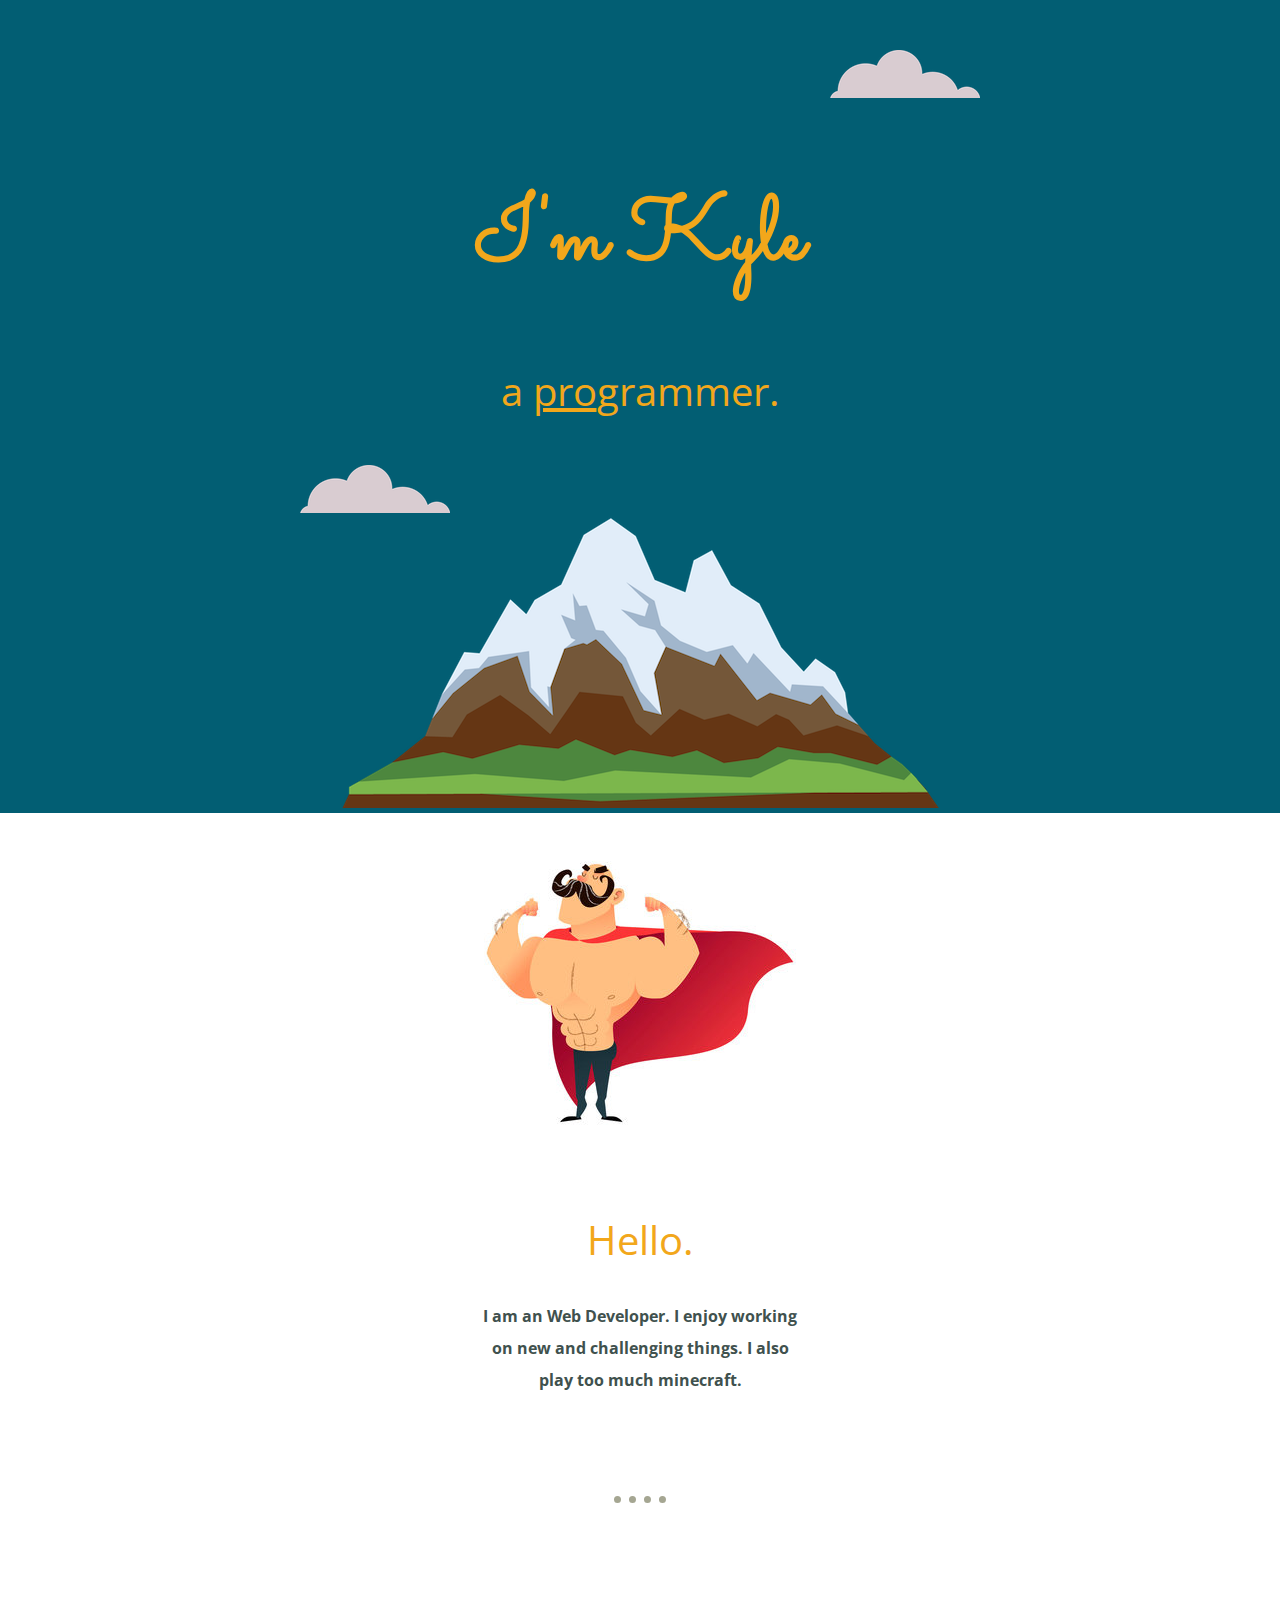
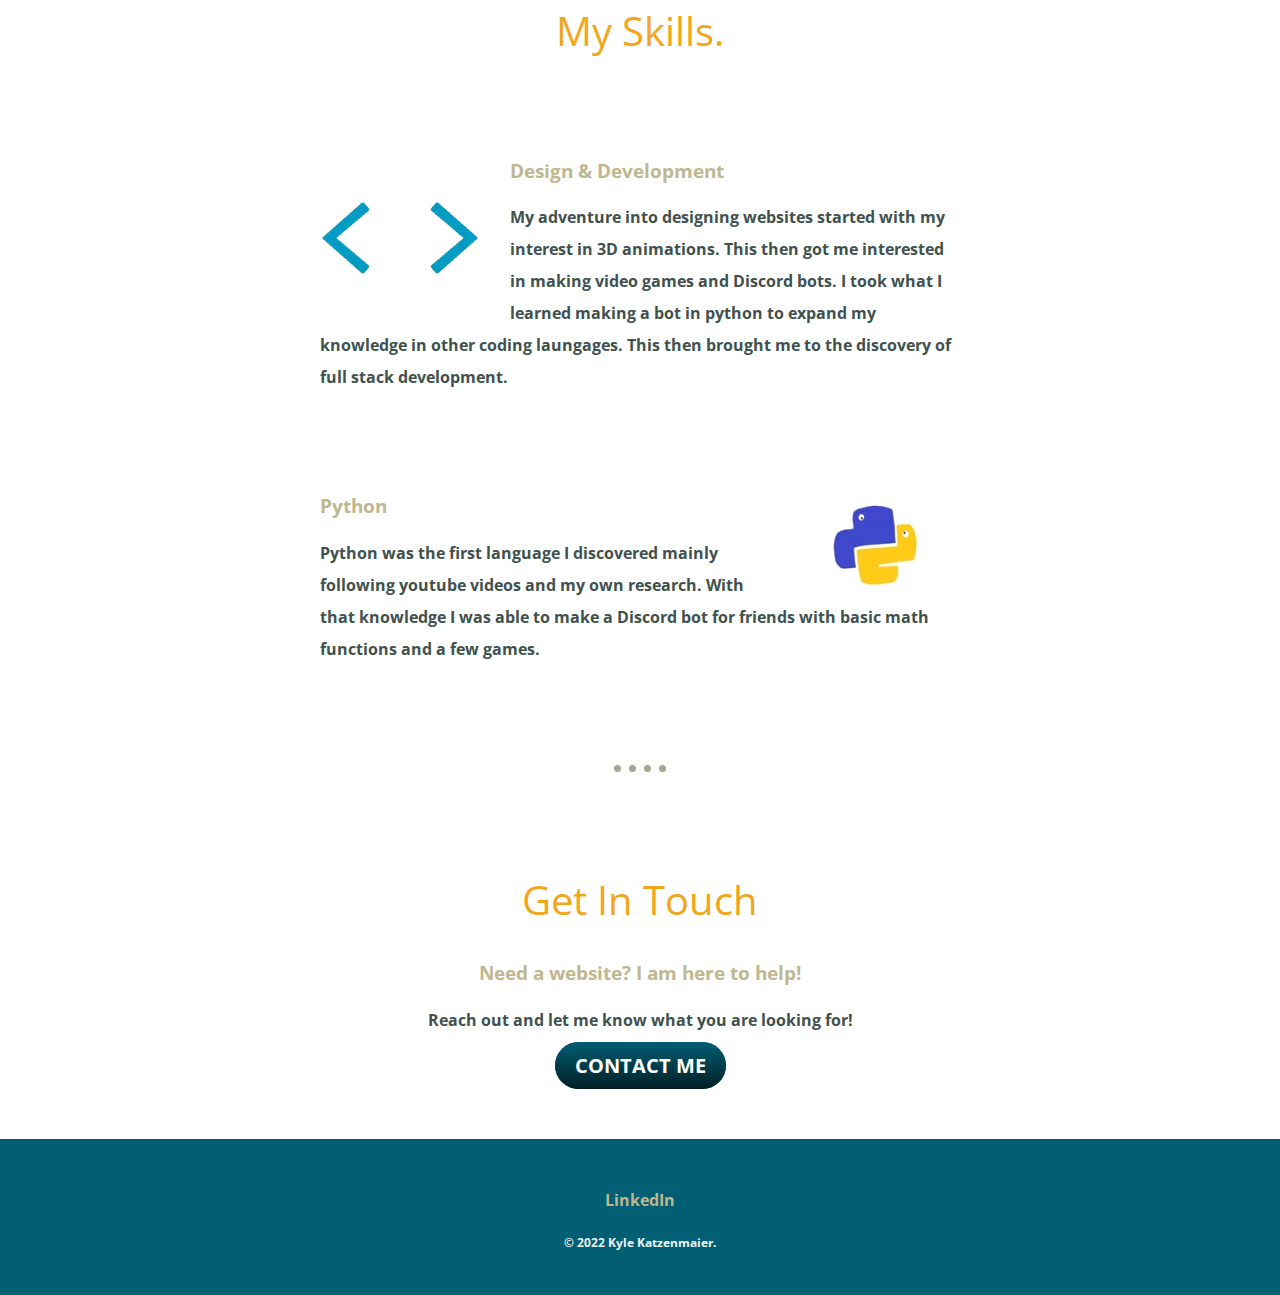
<file: index.html>
<!DOCTYPE html>
<html lang="en" dir="ltr">
  <head>
    <meta charset="utf-8">
    <title>Kyle Katzenmaier</title>
    <link rel="stylesheet" href="css/styles.css">
    <link rel="icon" href="favicon/favicon.ico">
    <link rel="preconnect" href="https://fonts.googleapis.com">
<link rel="preconnect" href="https://fonts.gstatic.com" crossorigin>
<link href="https://fonts.googleapis.com/css2?family=Open+Sans&family=Sacramento&display=swap" rel="stylesheet">
  </head>
  <body>
    <div class="top-container">
      <img class="top-cloud" src="images/cloud.png" alt="cloud-img">
      <h1>I'm Kyle</h1>
      <h2>a <span class="pro">pro</span>grammer.</h2>
      <img class="bottom-cloud" src="images/cloud.png" alt="cloud-img">
      <img src="images/mountain.png" alt="mountain-img">
    </div>
    <div class="middle-container">
      <div class="profile">
        <img src="images/cartoon-profile.jpg" alt="profile picture">
        <h2>Hello.</h2>
        <p class ="bio">I am an Web Developer. I enjoy working on new and challenging things. I also play too much minecraft. </p>
      </div>
      <hr>
      <div class="skills">
        <h2>My Skills.</h2>
        <div class="skill-row">
          <img class="code-img" src="images/200w.webp" alt="code gif">
          <h3>Design & Development</h3>
          <p class= "code-skill-desc">My adventure into designing websites started with my interest in 3D animations. This then got me interested in making video games and Discord bots. I took what I learned making a bot in python to expand my knowledge in other coding laungages. This then brought me to the discovery of full stack development. </p>
        </div>
        <div class="skill-row">
          <img class="python-img" src="images/python.webp" alt="python gif">
          <h3>Python</h3>
          <p class="python-skill-desc">Python was the first language I discovered mainly following youtube videos and my own research. With that knowledge I was able to make a Discord bot for friends with basic math functions and a few games.</p>
        </div>
      </div>
      <hr>
      <div class="contact-me">
        <h2>Get In Touch</h2>
        <h3>Need a website? I am here to help!</h3>
        <p>Reach out and let me know what you are looking for!</p>
        <a class="btn" href="mailto:kylekatzenmaier@email.com">CONTACT ME</a>
      </div>
    </div>


    <div class="bottom-container">
      <a class="footer-link" href="https://www.linkedin.com/in/kylekatzenmaier/">LinkedIn</a>
      <p class="copyright">© 2022 Kyle Katzenmaier.</p>
    </div>

  </body>
</html>
</file>
<file: css/styles.css>
body{
  color: #40514E;
  margin: 0;
  text-align: center;
  font-family: 'Open Sans', sans-serif;
  font-weight: bold;
}
h1{
  font-size: 562.5%;
  font-family: 'Sacramento', cursive;
  line-height: 2;
  margin: 50px auto 0 auto;
  color: #F2A71B;
}
h2{
  font-size: 2.5em;
  font-weight: normal;
  color: #F2A71B;
}
h3{
  color: #BFB78F;
}
a{
  color: #BFB78F;
  font-family: 'Open Sans', sans-serif;
  text-decoration: none;
}
a:hover{
  color: #F2A71B;
}
hr{
  border-style: dotted none none none;
  border-width: 7px;
  border-color: #A5A692;
  width: 4%;
  margin: 100px auto;
}
p{
  line-height:2;
}
/**************************class set*****************/
.pro{
  text-decoration: underline;
}
.bio{
  margin: auto;
  width: 25%;
}
.top-container{
  background-color: #025E73;
  position: relative;
  padding-top: 100px;
}
.middle-container{

}
.skill-row{
  width: 50%;
  margin: 100px auto 100px auto;
  text-align: left;
}
.bottom-container{
  background-color: #025E73;
  padding: 50px 0 20px;
}
.top-cloud{
position:absolute;
right:300px;
top: 50px;

}
.bottom-cloud{
  position:absolute;
  left: 300px;
  bottom: 300px;
}
.code-img{
  width: 25%;
  float: left;
  margin-right: 30px;
}
.python-img{
  width: 25%;
  float: right;
  margin-left: 30px;
}
.code-skill-desc{
}
.python-skill-desc{
}
.contact-me{
  width: 40%;
  margin: 40px auto 60px;
}
.copyright{
  color: #EAF6F6;
  font-size: 0.75rem;
  margin: 20px 0;
}
.btn {
  background: #025E73;
  background-image: -webkit-linear-gradient(top, #025E73, #011F26);
  background-image: -moz-linear-gradient(top, #025E73, #011F26);
  background-image: -ms-linear-gradient(top, #025E73, #011F26);
  background-image: -o-linear-gradient(top, #025E73, #011F26);
  background-image: linear-gradient(to bottom, #025E73, #011F26);
  -webkit-border-radius: 28;
  -moz-border-radius: 28;
  border-radius: 28px;
  font-family: 'Open Sans', sans-serif;
  color: #ffffff;
  font-size: 20px;
  padding: 10px 20px 10px 20px;
  text-decoration: none;
}

.btn:hover {
  background: #011F26;
  background-image: -webkit-linear-gradient(top, #011F26, #025E73);
  background-image: -moz-linear-gradient(top, #011F26, #025E73);
  background-image: -ms-linear-gradient(top, #011F26, #025E73);
  background-image: -o-linear-gradient(top, #011F26, #025E73);
  background-image: linear-gradient(to bottom, #011F26, #025E73);
  text-decoration: none;
}
</file>
